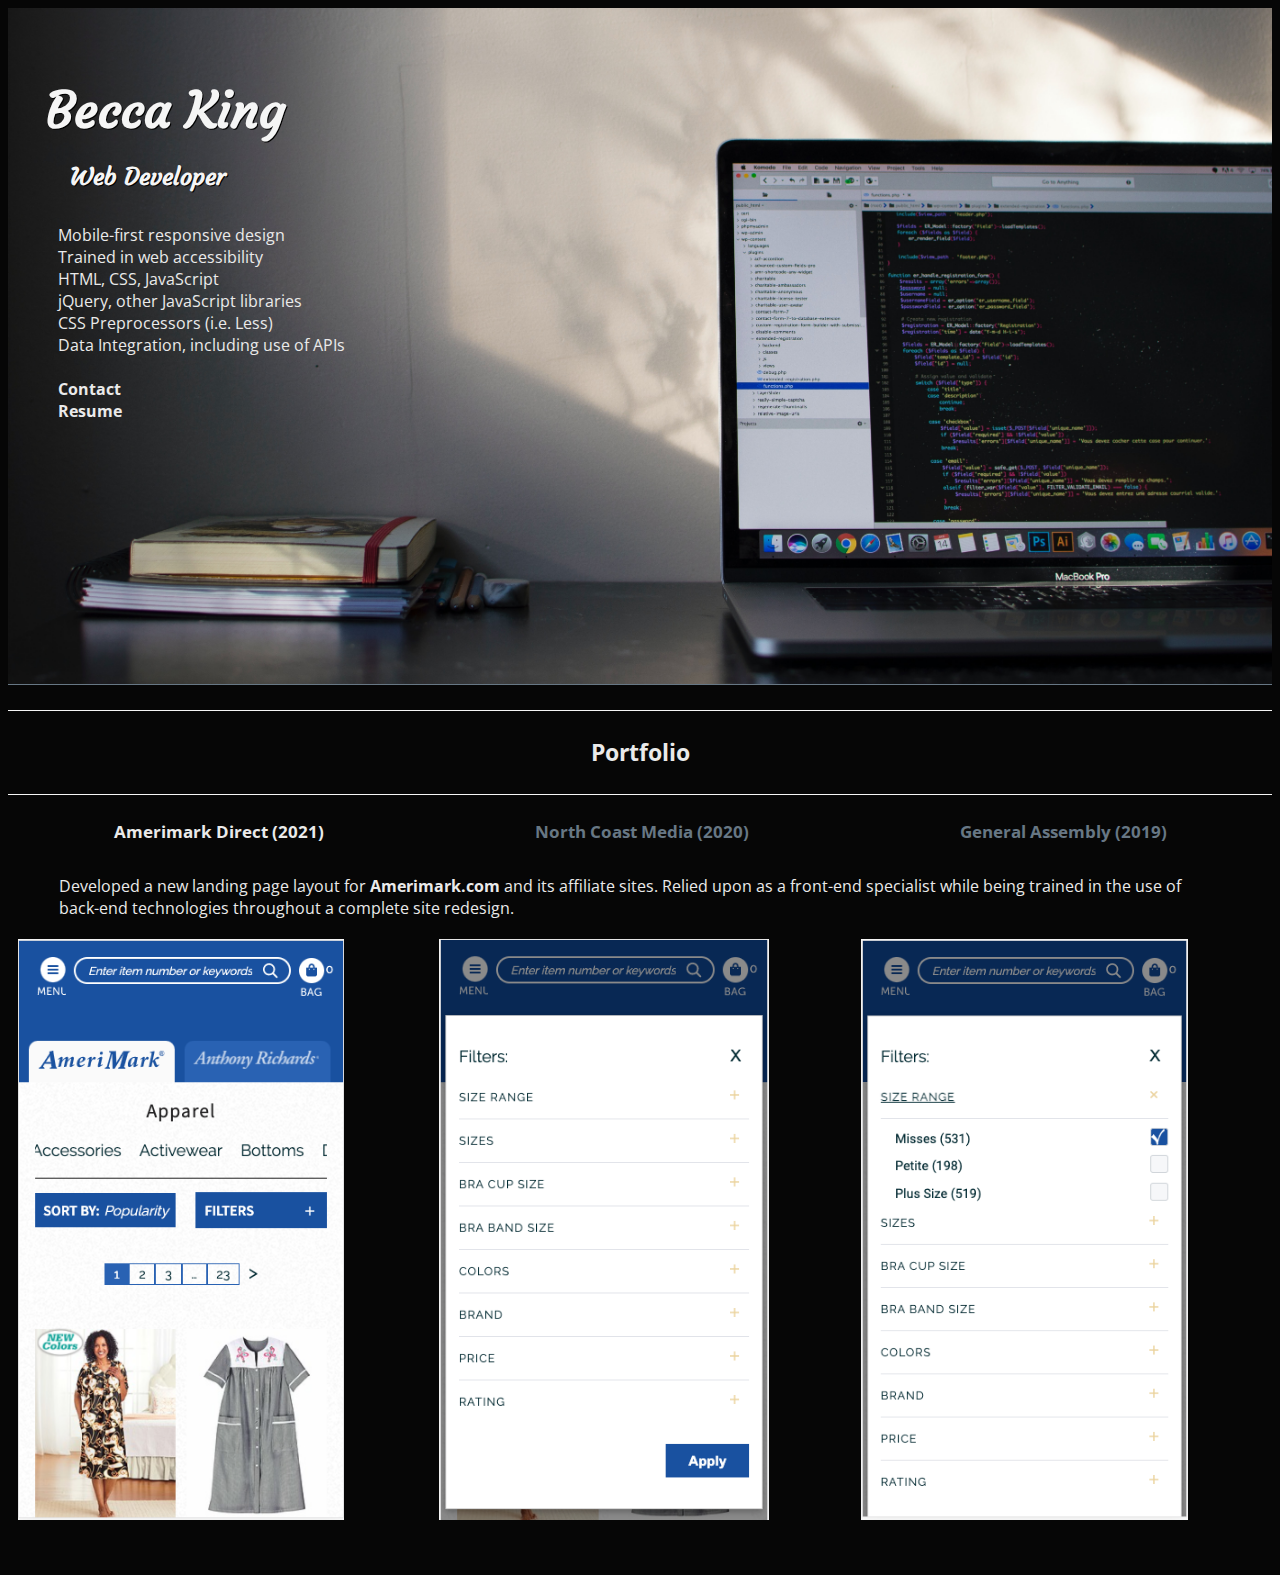
<file: index.html>
<!DOCTYPE html>
<html lang="en" dir="ltr">
  <head>
    <meta charset="utf-8">
    <meta name="viewport" content="width=device-width, initial-scale=1.0">
    <link rel="stylesheet" href="style.css" type="text/css">
    <link rel="preconnect" href="https://fonts.gstatic.com">
    <link rel="preconnect" href="https://fonts.gstatic.com">
<link href="https://fonts.googleapis.com/css2?family=Courgette&family=Open+Sans:ital,wght@0,300;0,400;0,600;0,700;1,300;1,400;1,600;1,700&display=swap" rel="stylesheet">
  </head>
  <body>
    <header>
      <div id='logo' alt='Computer with code'>
        <h1>Becca King</h1>
        <h2>Web Developer</h2>
      </div>
    </header>
    <main>
      <ul>
        <li>Mobile-first responsive design</li>
        <li>Trained in web accessibility</li>
        <li>HTML, CSS, JavaScript</li>
        <li>jQuery, other JavaScript libraries</li>
        <li>CSS Preprocessors (i.e. Less)</li>
        <li>Data Integration, including use of APIs</li>
        <br>
        <a href='mailto:rebecca.lynne.king@gmail.com'><li>Contact</li></a>
        <a href='/Rebecca King Resume.pdf'><li>Resume</li></a>
      </ul>

        <h3>Portfolio</h3>
        <div class='menu'>
          <h4 id='amerimark-heading'class='active'>Amerimark Direct (2021)</h4>
          <h4 id='ncm-heading'>North Coast Media (2020)</h4>
          <h4 id='ga-heading'>General Assembly (2019)</h4>
       </div>
        <div id='amerimark' class='project active'>
          <span>Developed a new landing page layout for <a href="https://www.amerimark.com">Amerimark.com</a> and its affiliate sites.
          Relied upon as a front-end specialist while being trained in the use of back-end technologies throughout a complete site redesign.</span>
          <div class='images'>
            <a href='https://www.amerimark.com/apparel/shop.html'><img src='images/Search.png' alt='Amerimark.com Landing Page'></a>
            <a href='https://www.amerimark.com/apparel/shop.html'><img src='images/SearchModal.png' alt="Amerimark.com Landing Page with Modal Open"></a>
            <a href='https://www.amerimark.com/apparel/shop.html'><img src='images/SearchModalFilter.png' alt='Amerimark.com Landing Page with Filter Selected'></a>
          </div>
        </div>
        <div id='ncm' class='project'>
          <span>Developed a new layout for <a href="https://www.golfdomsummit.com">GolfdomSummit.com</a>. Integrated Google Tag Manager and Google ReCAPTCHA into all North Coast Media sites.</span>
          <div class='images'>
            <a href='http://golfdomsummit.com/'><img src='images/Golfdom.png' alt='GolfdomSummit.com Home Page'></a>
          </div>
        </div>
        <div id='ga' class='project'>
          <span>Created full-stack applications independently and collaboratively, using Angular.js and other JavaScript libraries.</span>
          <div class='images'>
            <a href='https://songbirds.herokuapp.com/'><img src='images/Songbirds.png' alt='Songbirds application'></a>
            <a href='https://tattoo-heaven.herokuapp.com/'><img src='images/Tattoo.png' alt='Tattoo Heaven application'></a>
            <a href='https://beccaking.github.io/dictionary-app/'><img src='images/Dictionary.png' alt='Dictionary application'></a>
          </div>
        </div>
    </main>
    <footer>
      <script src="https://code.jquery.com/jquery-3.6.0.min.js" integrity="sha256-/xUj+3OJU5yExlq6GSYGSHk7tPXikynS7ogEvDej/m4=" crossorigin="anonymous"></script>
      <script src='main.js'></script>
    </footer>
  </body>
</html>
</file>
<file: style.css>
* {
  background: #060606;
  color: #eaeaea;
  font-family: 'Open Sans', Arial, helvetica, sans-serif;
}
a {
  text-decoration: none;
  font-weight: bold;
}
#logo {
  background-image: url('images/webdev-emile-perron.jpg');
  background-size: cover;
  height: 205px;
  background-repeat: no-repeat;
  background-position: center;
  padding: 0% 3%;
  border-bottom: 1px solid #677784;
}
h1 {
  margin-bottom: 0;
}
h1, h2 {
  background: none;
  font-family: 'Courgette', cursive;
  text-shadow: 1px 1px black;
  color: whitesmoke;
}
h2 {
  margin-left: 2%;
}
h3 {
  text-align: center;
  border-bottom: 1px solid whitesmoke;
  border-top: 1px solid whitesmoke;
  font-size: 23px;
  white-space: nowrap;
}
ul {
  padding: 1%;
}
li {
  list-style: none;
}
.menu {
  display: flex;
  justify-content: space-around;
}
.menu h4 {
  color: #677784;
  font-size: 14px;
  text-align: center;
  margin-top: 0;
}
.menu h4.active {
  color: #eaeaea;
}
.project {
  display: none;
}
.project.active {
  display: block;
}
#ncm .images a {
  display: flex;
  justify-content: center;
}
.project .images {
  display: flex;
  flex-direction: column;
}
.project .images a {
  width: 80%;
  margin: 10px auto;
}
.project img {
  width: 100%;
}
.project span {
  font-size: 14px;
  display: block;
  width: 80%;
  margin: 12px auto;
}
/* Resume page */
body.resume #logo {
  height: 200px;
}
main.resume h4 {
  margin-left: 1%;
  font-size: 19px;
  color: #677784;
}
main.resume span {
  padding: 1%;
  display: block;
}

@media only screen and (min-width: 750px){
 #logo {
   height: 600px;
   padding: 3%;
 }
 h1 {
   font-size: 50px;
 }
 ul, li {
   background: none;
   list-style: none;
 }
 h3 {
   margin: 2% auto;
   padding: 2%;
 }
 .menu h4 {
   font-size: 17px;
 }
 h4:hover {
   cursor: pointer;
 }
 .project .images {
   flex-direction: row;
   justify-content: center;
 }
 .images img {
   height: 581px;
   object-fit: cover;
   margin: 0 10px;
 }
 #ga .images img {
   width: 90%;
   height: 300px;
 }
 #ncm img {
   width: 83%;
 }
 .project span {
   font-size: 16px;
   display: block;
   width: 92%;
   margin: 10px auto;
 }
 .project {
   margin-bottom: 40px;
 }
 .project img {
   width: auto;
 }
}
</file>
